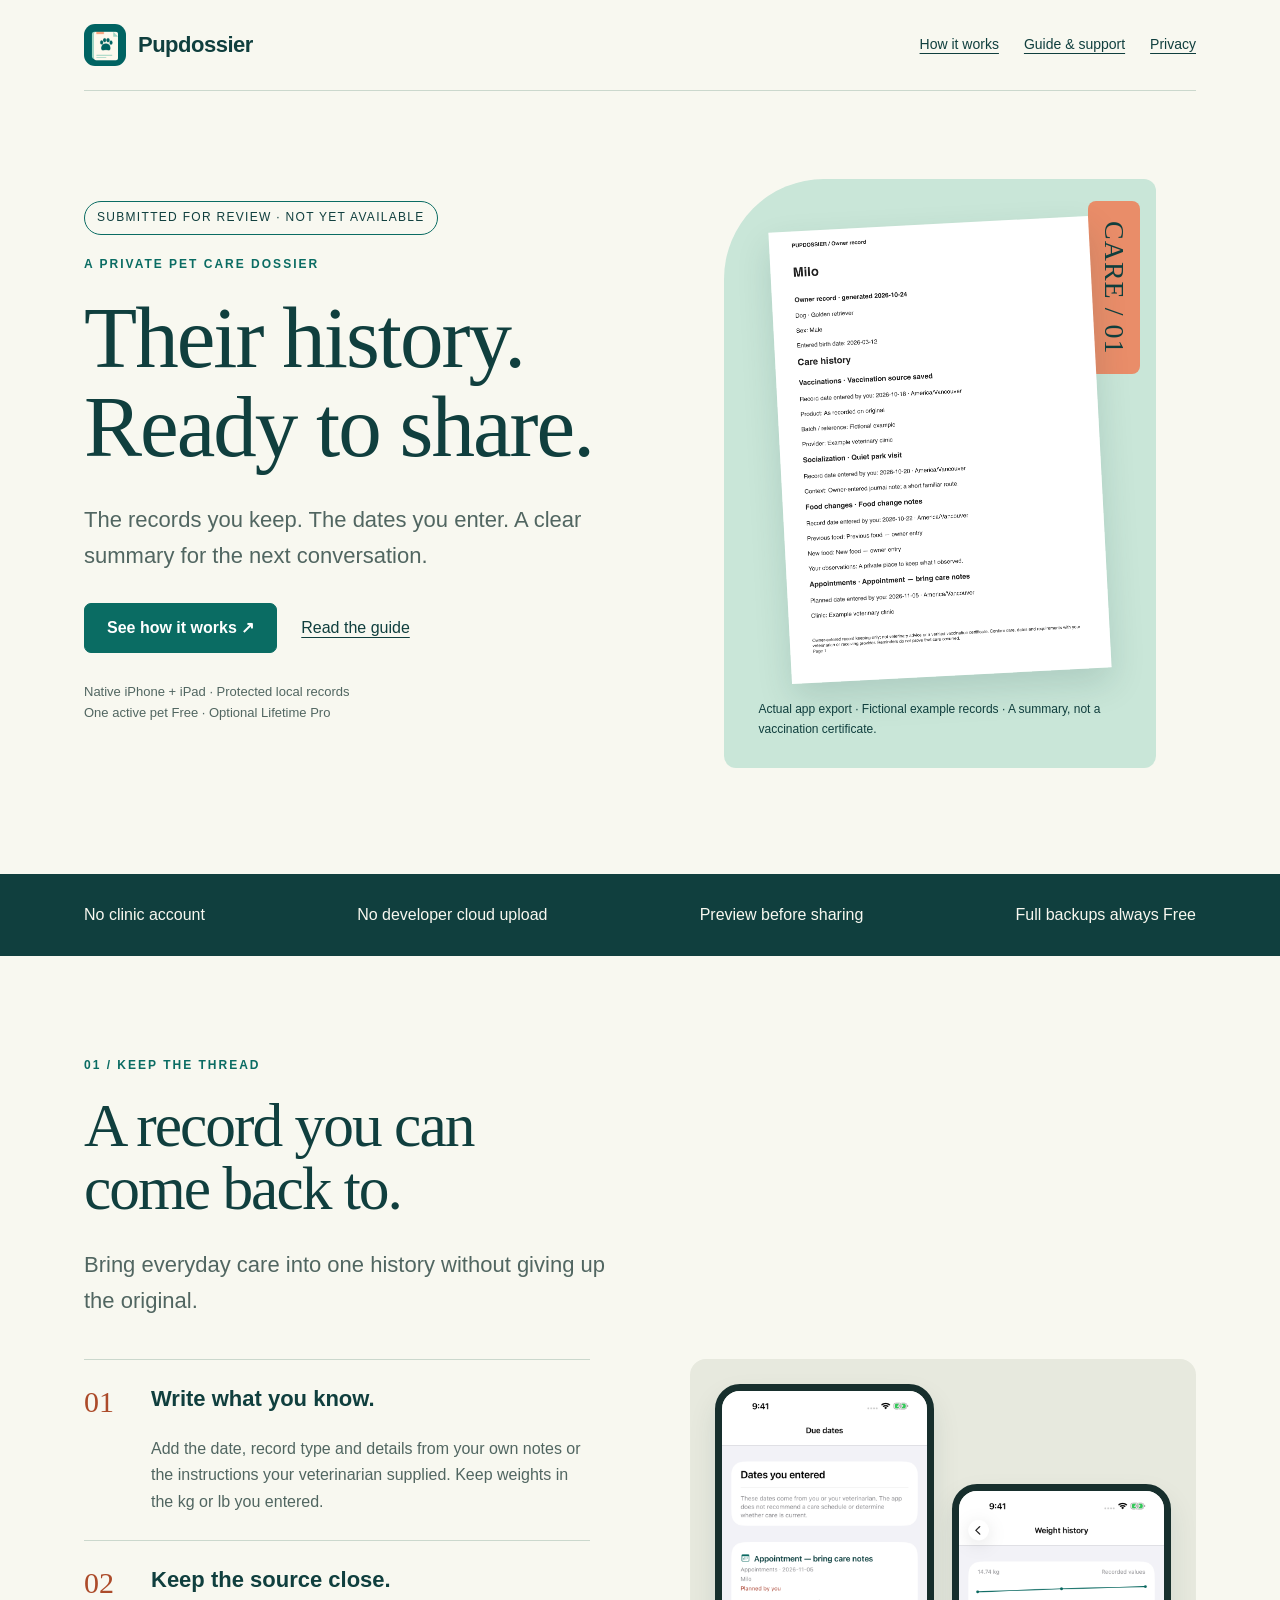
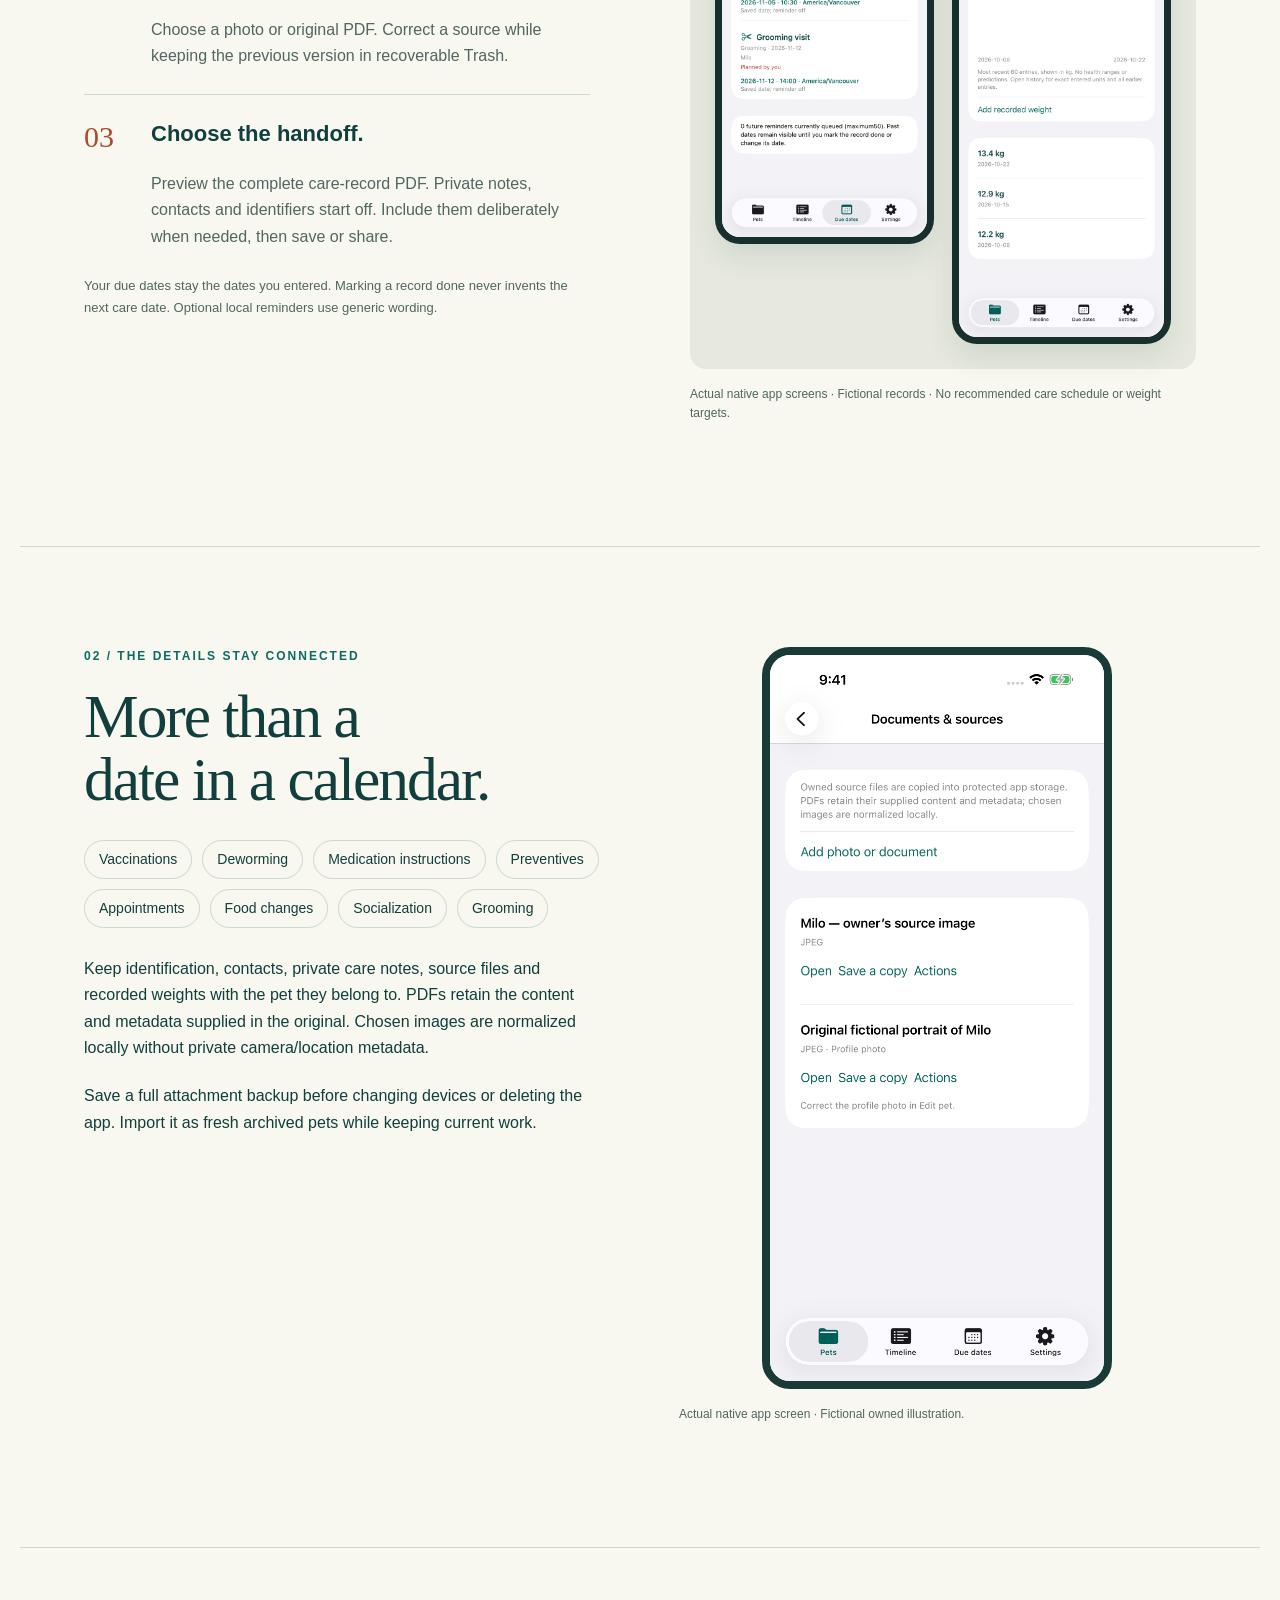
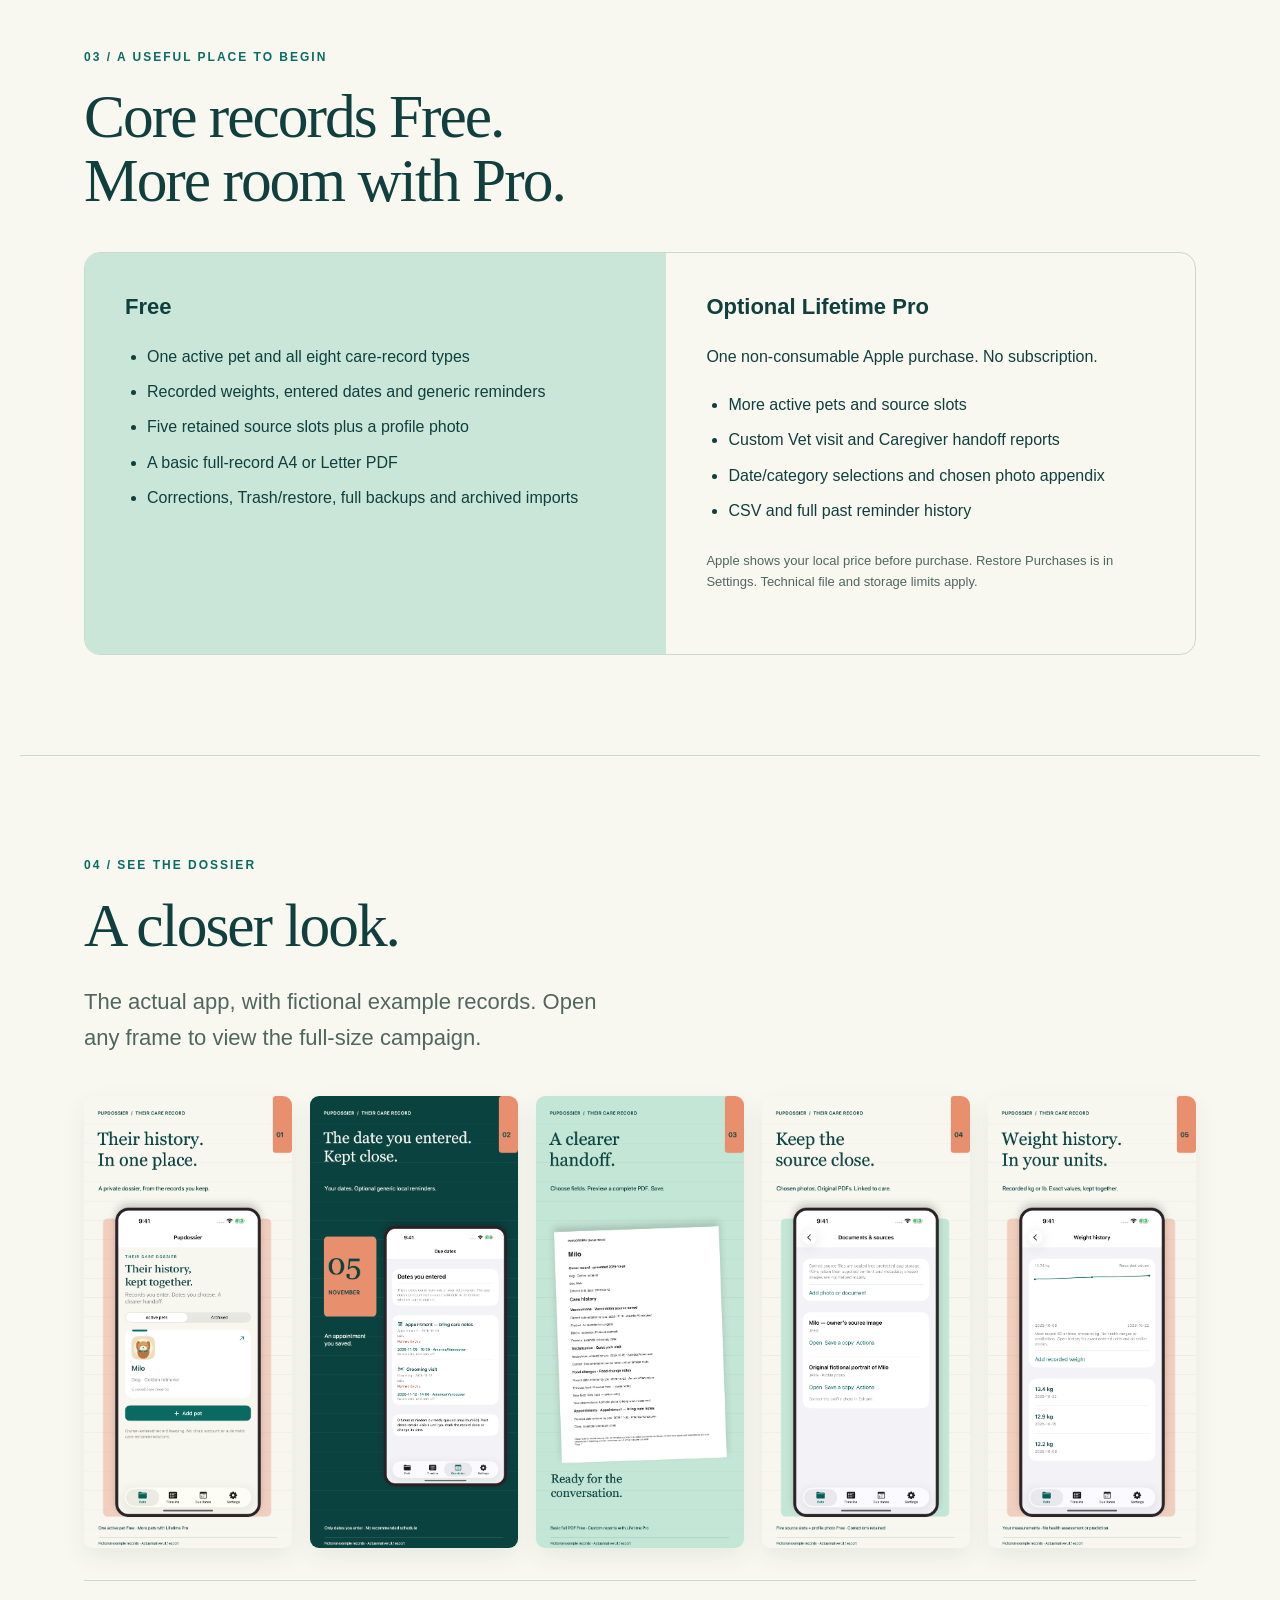
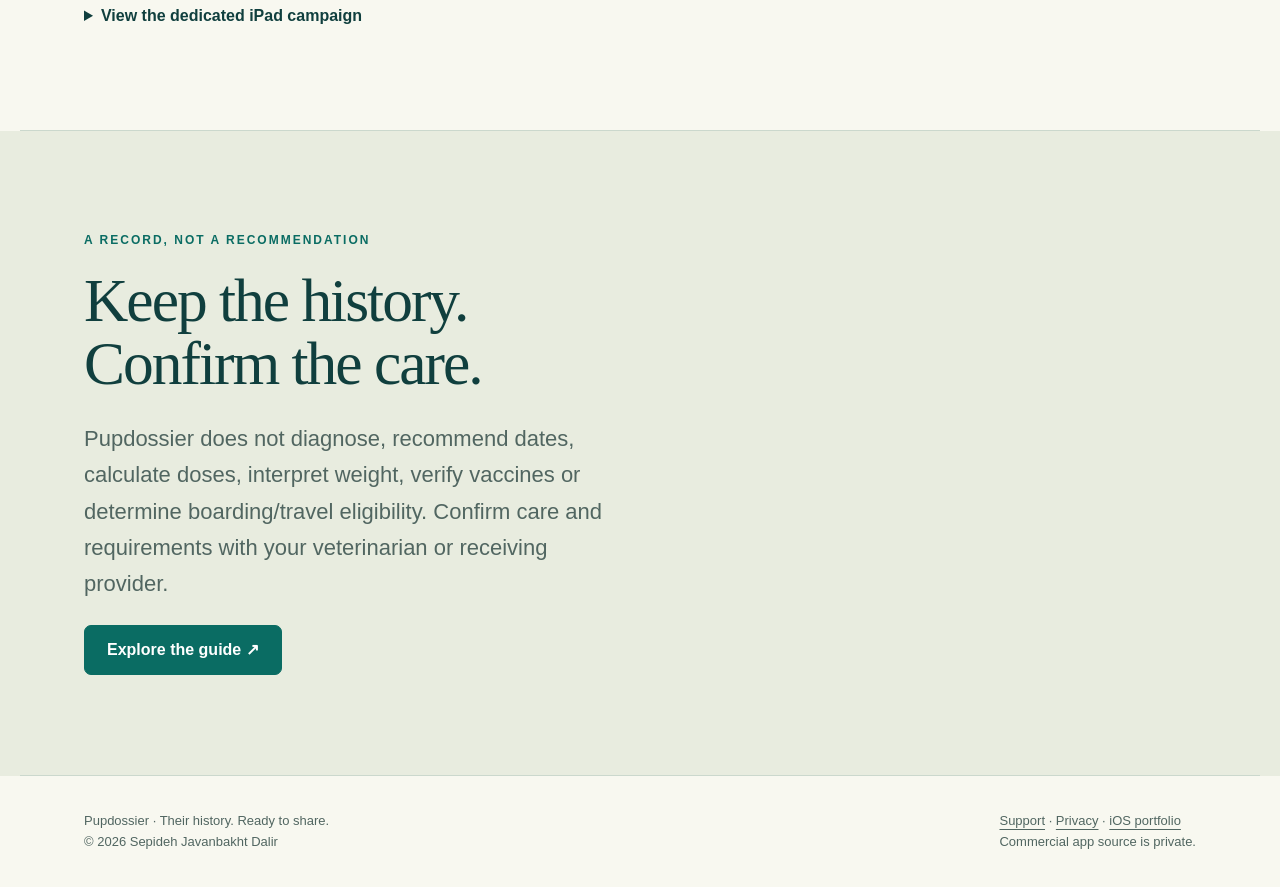
<file: index.html>
<!doctype html><html lang="en"><head><meta charset="utf-8"><meta name="viewport" content="width=device-width,initial-scale=1"><meta name="description" content="Private pet care records, original sources, entered dates and deliberate PDF handoffs for iPhone and iPad."><title>Pupdossier — Their history. Ready to share.</title><link rel="icon" href="assets/icon.png"><link rel="stylesheet" href="styles.css"></head><body><header class="wrap"><nav aria-label="Main navigation"><a class="brand" href="index.html"><img src="assets/icon.png" width="42" height="42" alt="">Pupdossier</a><div class="links"><a href="index.html#how">How it works</a><a href="support.html">Guide &amp; support</a><a href="privacy.html">Privacy</a></div></nav></header><main><section class="wrap hero"><div><span class="status">Submitted for review · Not yet available</span><p class="eyebrow">A private pet care dossier</p><h1>Their history.<br>Ready to share.</h1><p class="lead">The records you keep. The dates you enter. A clear summary for the next conversation.</p><div class="actions"><a class="button" href="#how">See how it works ↗</a><a href="support.html">Read the guide</a></div><p class="small">Native iPhone + iPad · Protected local records<br>One active pet Free · Optional Lifetime Pro</p></div><figure class="proof"><span class="index-tab">CARE / 01</span><img src="assets/care-summary.png" alt="Actual Pupdossier PDF for fictional pet Milo, with saved care history and a page footer."><figcaption>Actual app export · Fictional example records · A summary, not a vaccination certificate.</figcaption></figure></section><div class="strip"><div class="wrap"><span>No clinic account</span><span>No developer cloud upload</span><span>Preview before sharing</span><span>Full backups always Free</span></div></div><section class="wrap section" id="how"><div class="section-head"><p class="eyebrow">01 / Keep the thread</p><h2>A record you can<br>come back to.</h2><p class="lead">Bring everyday care into one history without giving up the original.</p></div><div class="tour-grid"><div><div class="step"><span class="number">01</span><div><h3>Write what you know.</h3><p>Add the date, record type and details from your own notes or the instructions your veterinarian supplied. Keep weights in the kg or lb you entered.</p></div></div><div class="step"><span class="number">02</span><div><h3>Keep the source close.</h3><p>Choose a photo or original PDF. Correct a source while keeping the previous version in recoverable Trash.</p></div></div><div class="step"><span class="number">03</span><div><h3>Choose the handoff.</h3><p>Preview the complete care-record PDF. Private notes, contacts and identifiers start off. Include them deliberately when needed, then save or share.</p></div></div><p class="small">Your due dates stay the dates you entered. Marking a record done never invents the next care date. Optional local reminders use generic wording.</p></div><div><div class="device-pair"><img src="assets/dates.png" alt="Actual Due dates screen showing two dates entered for fictional pet Milo."><img src="assets/weights.png" alt="Actual recorded-weight history showing three entered kg measurements, without clinical interpretation."></div><p class="note">Actual native app screens · Fictional records · No recommended care schedule or weight targets.</p></div></div></section><section class="wrap section"><div class="records"><div><p class="eyebrow">02 / The details stay connected</p><h2>More than a<br>date in a calendar.</h2><div class="record-types"><span>Vaccinations</span><span>Deworming</span><span>Medication instructions</span><span>Preventives</span><span>Appointments</span><span>Food changes</span><span>Socialization</span><span>Grooming</span></div><p>Keep identification, contacts, private care notes, source files and recorded weights with the pet they belong to. PDFs retain the content and metadata supplied in the original. Chosen images are normalized locally without private camera/location metadata.</p><p>Save a full attachment backup before changing devices or deleting the app. Import it as fresh archived pets while keeping current work.</p></div><div><img class="source-image" loading="lazy" src="assets/sources.png" alt="Actual Documents and sources screen with selected original image and a separate profile photo."><p class="note">Actual native app screen · Fictional owned illustration.</p></div></div></section><section class="wrap section"><div class="section-head"><p class="eyebrow">03 / A useful place to begin</p><h2>Core records Free.<br>More room with Pro.</h2></div><div class="choice"><div><h3>Free</h3><ul><li>One active pet and all eight care-record types</li><li>Recorded weights, entered dates and generic reminders</li><li>Five retained source slots plus a profile photo</li><li>A basic full-record A4 or Letter PDF</li><li>Corrections, Trash/restore, full backups and archived imports</li></ul></div><div><h3>Optional Lifetime Pro</h3><p>One non-consumable Apple purchase. No subscription.</p><ul><li>More active pets and source slots</li><li>Custom Vet visit and Caregiver handoff reports</li><li>Date/category selections and chosen photo appendix</li><li>CSV and full past reminder history</li></ul><p class="small">Apple shows your local price before purchase. Restore Purchases is in Settings. Technical file and storage limits apply.</p></div></div></section><section class="wrap section" id="campaign"><div class="section-head"><p class="eyebrow">04 / See the dossier</p><h2>A closer look.</h2><p class="lead">The actual app, with fictional example records. Open any frame to view the full-size campaign.</p></div><div class="campaign-grid"><a href="assets/campaign/iphone-01.png"><img loading="lazy" width="1206" height="2622" src="assets/campaign/iphone-01.png" alt="iPhone campaign: Their history. In one place."></a><a href="assets/campaign/iphone-02.png"><img loading="lazy" width="1206" height="2622" src="assets/campaign/iphone-02.png" alt="iPhone campaign: The dates you enter. Kept close."></a><a href="assets/campaign/iphone-03.png"><img loading="lazy" width="1206" height="2622" src="assets/campaign/iphone-03.png" alt="iPhone campaign: A clearer handoff."></a><a href="assets/campaign/iphone-04.png"><img loading="lazy" width="1206" height="2622" src="assets/campaign/iphone-04.png" alt="iPhone campaign: Keep the source close."></a><a href="assets/campaign/iphone-05.png"><img loading="lazy" width="1206" height="2622" src="assets/campaign/iphone-05.png" alt="iPhone campaign: Weight history. In your units."></a></div><details class="tablet-campaign"><summary>View the dedicated iPad campaign</summary><div class="campaign-grid tablet"><a href="assets/campaign/ipad-01.png"><img loading="lazy" width="2064" height="2752" src="assets/campaign/ipad-01.png" alt="iPad campaign: Their history. In one place."></a><a href="assets/campaign/ipad-02.png"><img loading="lazy" width="2064" height="2752" src="assets/campaign/ipad-02.png" alt="iPad campaign: The dates you enter. Kept close."></a><a href="assets/campaign/ipad-03.png"><img loading="lazy" width="2064" height="2752" src="assets/campaign/ipad-03.png" alt="iPad campaign: A clearer handoff."></a><a href="assets/campaign/ipad-04.png"><img loading="lazy" width="2064" height="2752" src="assets/campaign/ipad-04.png" alt="iPad campaign: Keep the source close."></a><a href="assets/campaign/ipad-05.png"><img loading="lazy" width="2064" height="2752" src="assets/campaign/ipad-05.png" alt="iPad campaign: Weight history. In your units."></a></div></details></section><section class="quiet"><div class="wrap section"><p class="eyebrow">A record, not a recommendation</p><h2>Keep the history.<br>Confirm the care.</h2><p class="lead">Pupdossier does not diagnose, recommend dates, calculate doses, interpret weight, verify vaccines or determine boarding/travel eligibility. Confirm care and requirements with your veterinarian or receiving provider.</p><a class="button" href="support.html">Explore the guide ↗</a></div></section></main><footer><div class="wrap"><span>Pupdossier · Their history. Ready to share.<br>© 2026 Sepideh Javanbakht Dalir</span><span><a href="support.html">Support</a> · <a href="privacy.html">Privacy</a> · <a href="https://github.com/sepidehdalir/ios-app-portfolio">iOS portfolio</a><br>Commercial app source is private.</span></div></footer></body></html>
</file>
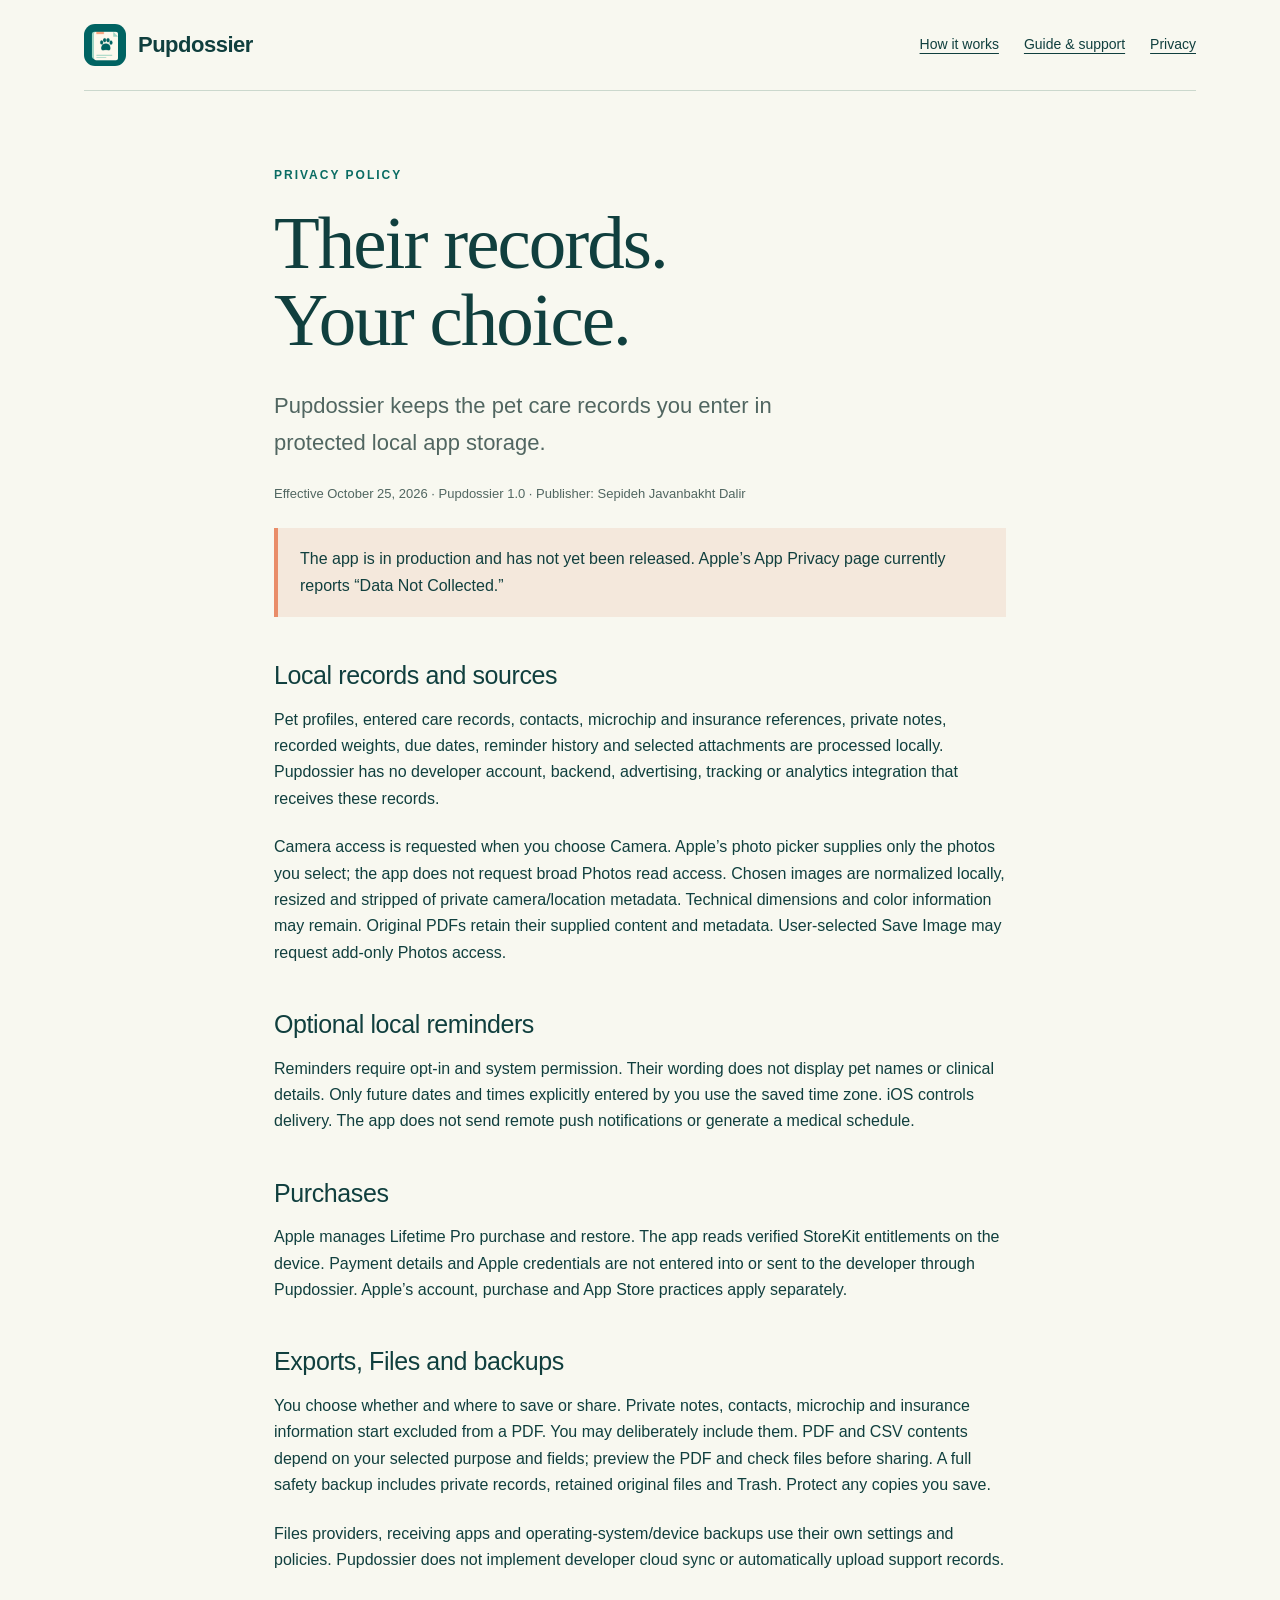
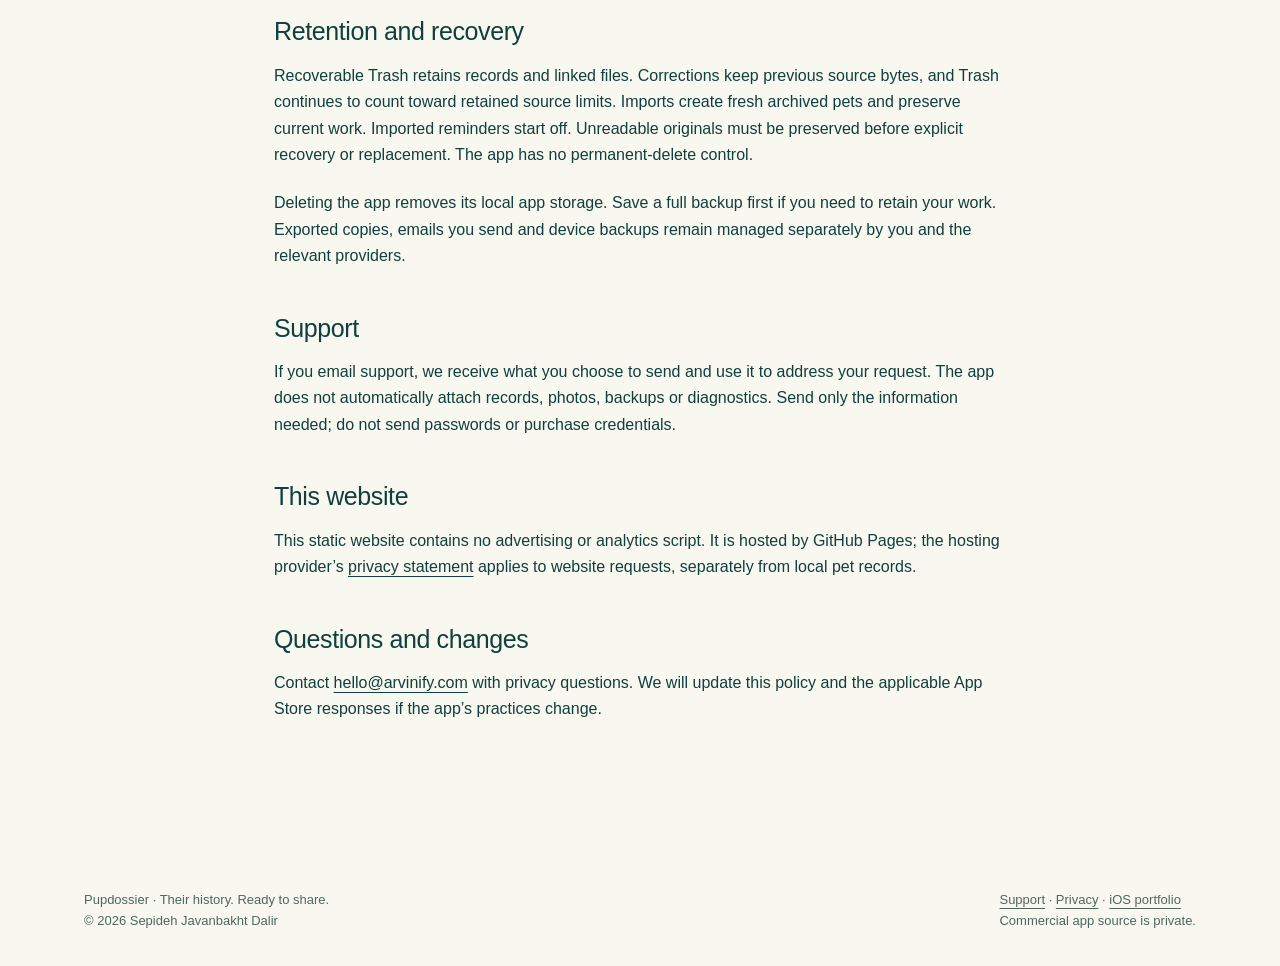
<file: privacy.html>
<!doctype html><html lang="en"><head><meta charset="utf-8"><meta name="viewport" content="width=device-width,initial-scale=1"><meta name="description" content="How Pupdossier handles local records, selected photos and PDFs, reminders, Apple purchases and deliberate exports."><title>Pupdossier — Privacy policy</title><link rel="icon" href="assets/icon.png"><link rel="stylesheet" href="styles.css"></head><body><header class="wrap"><nav aria-label="Main navigation"><a class="brand" href="index.html"><img src="assets/icon.png" width="42" height="42" alt="">Pupdossier</a><div class="links"><a href="index.html#how">How it works</a><a href="support.html">Guide &amp; support</a><a href="privacy.html">Privacy</a></div></nav></header><main class="document"><p class="eyebrow">Privacy policy</p><h1>Their records.<br>Your choice.</h1><p class="lead">Pupdossier keeps the pet care records you enter in protected local app storage.</p><p class="small">Effective October 25, 2026 · Pupdossier 1.0 · Publisher: Sepideh Javanbakht Dalir</p><div class="notice">The app is in production and has not yet been released. Apple’s App Privacy page currently reports “Data Not Collected.”</div><h2>Local records and sources</h2><p>Pet profiles, entered care records, contacts, microchip and insurance references, private notes, recorded weights, due dates, reminder history and selected attachments are processed locally. Pupdossier has no developer account, backend, advertising, tracking or analytics integration that receives these records.</p><p>Camera access is requested when you choose Camera. Apple’s photo picker supplies only the photos you select; the app does not request broad Photos read access. Chosen images are normalized locally, resized and stripped of private camera/location metadata. Technical dimensions and color information may remain. Original PDFs retain their supplied content and metadata. User-selected Save Image may request add-only Photos access.</p><h2>Optional local reminders</h2><p>Reminders require opt-in and system permission. Their wording does not display pet names or clinical details. Only future dates and times explicitly entered by you use the saved time zone. iOS controls delivery. The app does not send remote push notifications or generate a medical schedule.</p><h2>Purchases</h2><p>Apple manages Lifetime Pro purchase and restore. The app reads verified StoreKit entitlements on the device. Payment details and Apple credentials are not entered into or sent to the developer through Pupdossier. Apple’s account, purchase and App Store practices apply separately.</p><h2>Exports, Files and backups</h2><p>You choose whether and where to save or share. Private notes, contacts, microchip and insurance information start excluded from a PDF. You may deliberately include them. PDF and CSV contents depend on your selected purpose and fields; preview the PDF and check files before sharing. A full safety backup includes private records, retained original files and Trash. Protect any copies you save.</p><p>Files providers, receiving apps and operating-system/device backups use their own settings and policies. Pupdossier does not implement developer cloud sync or automatically upload support records.</p><h2>Retention and recovery</h2><p>Recoverable Trash retains records and linked files. Corrections keep previous source bytes, and Trash continues to count toward retained source limits. Imports create fresh archived pets and preserve current work. Imported reminders start off. Unreadable originals must be preserved before explicit recovery or replacement. The app has no permanent-delete control.</p><p>Deleting the app removes its local app storage. Save a full backup first if you need to retain your work. Exported copies, emails you send and device backups remain managed separately by you and the relevant providers.</p><h2>Support</h2><p>If you email support, we receive what you choose to send and use it to address your request. The app does not automatically attach records, photos, backups or diagnostics. Send only the information needed; do not send passwords or purchase credentials.</p><h2>This website</h2><p>This static website contains no advertising or analytics script. It is hosted by GitHub Pages; the hosting provider’s <a href="https://docs.github.com/en/site-policy/privacy-policies/github-general-privacy-statement">privacy statement</a> applies to website requests, separately from local pet records.</p><h2>Questions and changes</h2><p>Contact <a href="mailto:hello@arvinify.com">hello@arvinify.com</a> with privacy questions. We will update this policy and the applicable App Store responses if the app’s practices change.</p></main><footer><div class="wrap"><span>Pupdossier · Their history. Ready to share.<br>© 2026 Sepideh Javanbakht Dalir</span><span><a href="support.html">Support</a> · <a href="privacy.html">Privacy</a> · <a href="https://github.com/sepidehdalir/ios-app-portfolio">iOS portfolio</a><br>Commercial app source is private.</span></div></footer></body></html>
</file>
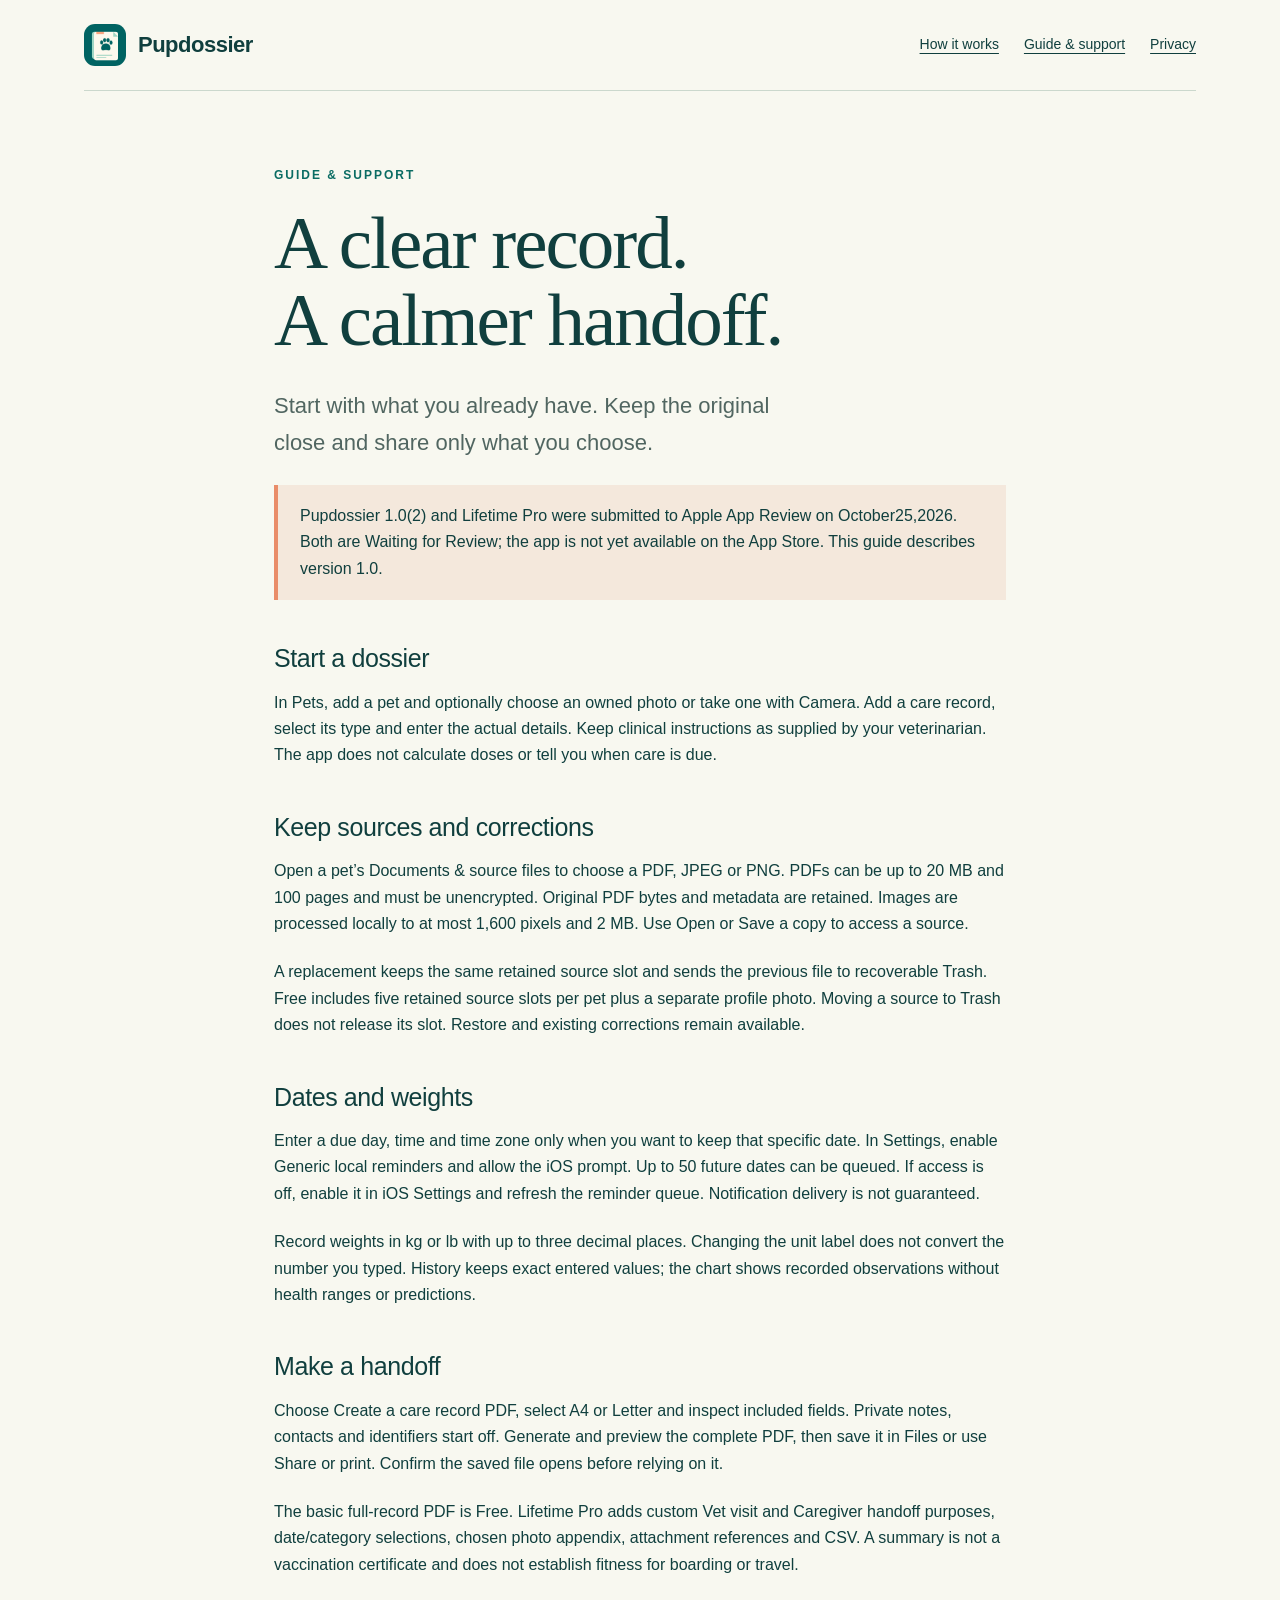
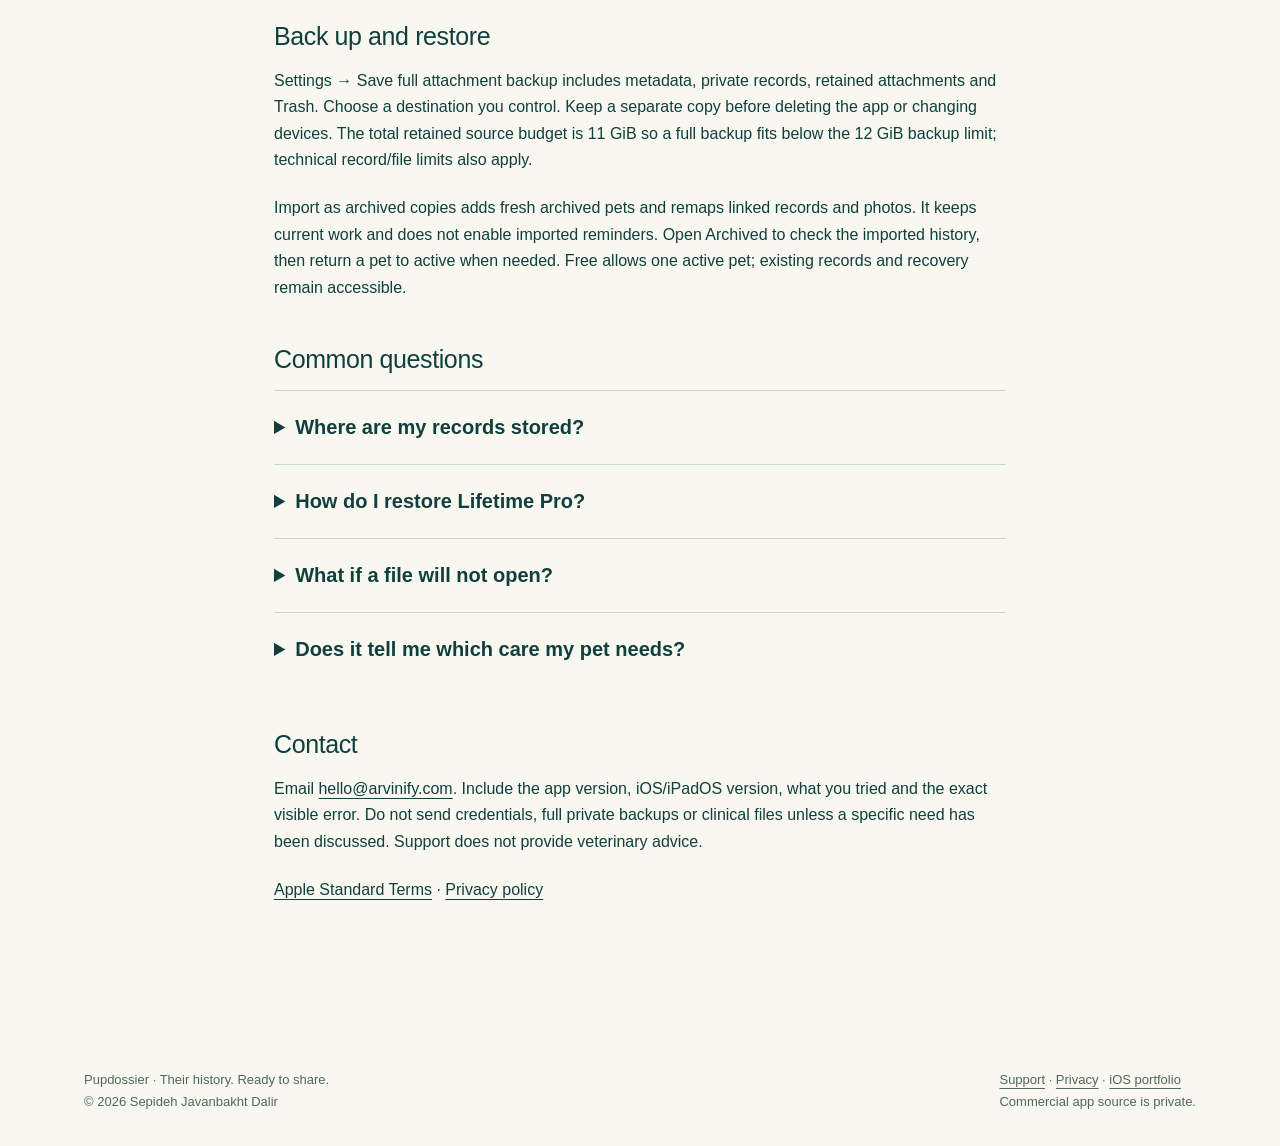
<file: support.html>
<!doctype html><html lang="en"><head><meta charset="utf-8"><meta name="viewport" content="width=device-width,initial-scale=1"><meta name="description" content="Learn to keep pet records, original sources, entered dates, deliberate PDFs and full backups in Pupdossier."><title>Pupdossier — Guide and support</title><link rel="icon" href="assets/icon.png"><link rel="stylesheet" href="styles.css"></head><body><header class="wrap"><nav aria-label="Main navigation"><a class="brand" href="index.html"><img src="assets/icon.png" width="42" height="42" alt="">Pupdossier</a><div class="links"><a href="index.html#how">How it works</a><a href="support.html">Guide &amp; support</a><a href="privacy.html">Privacy</a></div></nav></header><main class="document"><p class="eyebrow">Guide &amp; support</p><h1>A clear record.<br>A calmer handoff.</h1><p class="lead">Start with what you already have. Keep the original close and share only what you choose.</p><div class="notice">Pupdossier 1.0(2) and Lifetime Pro were submitted to Apple App Review on October25,2026. Both are Waiting for Review; the app is not yet available on the App Store. This guide describes version 1.0.</div><h2>Start a dossier</h2><p>In Pets, add a pet and optionally choose an owned photo or take one with Camera. Add a care record, select its type and enter the actual details. Keep clinical instructions as supplied by your veterinarian. The app does not calculate doses or tell you when care is due.</p><h2>Keep sources and corrections</h2><p>Open a pet’s Documents &amp; source files to choose a PDF, JPEG or PNG. PDFs can be up to 20 MB and 100 pages and must be unencrypted. Original PDF bytes and metadata are retained. Images are processed locally to at most 1,600 pixels and 2 MB. Use Open or Save a copy to access a source.</p><p>A replacement keeps the same retained source slot and sends the previous file to recoverable Trash. Free includes five retained source slots per pet plus a separate profile photo. Moving a source to Trash does not release its slot. Restore and existing corrections remain available.</p><h2>Dates and weights</h2><p>Enter a due day, time and time zone only when you want to keep that specific date. In Settings, enable Generic local reminders and allow the iOS prompt. Up to 50 future dates can be queued. If access is off, enable it in iOS Settings and refresh the reminder queue. Notification delivery is not guaranteed.</p><p>Record weights in kg or lb with up to three decimal places. Changing the unit label does not convert the number you typed. History keeps exact entered values; the chart shows recorded observations without health ranges or predictions.</p><h2>Make a handoff</h2><p>Choose Create a care record PDF, select A4 or Letter and inspect included fields. Private notes, contacts and identifiers start off. Generate and preview the complete PDF, then save it in Files or use Share or print. Confirm the saved file opens before relying on it.</p><p>The basic full-record PDF is Free. Lifetime Pro adds custom Vet visit and Caregiver handoff purposes, date/category selections, chosen photo appendix, attachment references and CSV. A summary is not a vaccination certificate and does not establish fitness for boarding or travel.</p><h2>Back up and restore</h2><p>Settings → Save full attachment backup includes metadata, private records, retained attachments and Trash. Choose a destination you control. Keep a separate copy before deleting the app or changing devices. The total retained source budget is 11 GiB so a full backup fits below the 12 GiB backup limit; technical record/file limits also apply.</p><p>Import as archived copies adds fresh archived pets and remaps linked records and photos. It keeps current work and does not enable imported reminders. Open Archived to check the imported history, then return a pet to active when needed. Free allows one active pet; existing records and recovery remain accessible.</p><h2>Common questions</h2><details><summary>Where are my records stored?</summary><p>In protected local app storage. There is no developer account or cloud-sync backend. Device backups, Files providers and receiving apps have separate policies. See the privacy policy for details.</p></details><details><summary>How do I restore Lifetime Pro?</summary><p>Use Settings → Restore Purchases with the Apple account used for the purchase. Apple manages purchases. Check the local price before confirming any purchase. If a restore fails, preserve your records and send support the visible error without credentials.</p></details><details><summary>What if a file will not open?</summary><p>Keep the source and a full backup. Check its type, encryption, size and whether the Files provider has downloaded it. Unsupported or damaged files are rejected rather than silently replacing saved data. An unreadable library offers explicit preservation and recovery; preserve the original first.</p></details><details><summary>Does it tell me which care my pet needs?</summary><p>No. It records your entries and dates. Confirm care, doses, requirements and certificate validity with your veterinarian or receiving provider.</p></details><h2>Contact</h2><p>Email <a href="mailto:hello@arvinify.com?subject=Pupdossier%20support">hello@arvinify.com</a>. Include the app version, iOS/iPadOS version, what you tried and the exact visible error. Do not send credentials, full private backups or clinical files unless a specific need has been discussed. Support does not provide veterinary advice.</p><p><a href="https://www.apple.com/legal/internet-services/itunes/dev/stdeula/">Apple Standard Terms</a> · <a href="privacy.html">Privacy policy</a></p></main><footer><div class="wrap"><span>Pupdossier · Their history. Ready to share.<br>© 2026 Sepideh Javanbakht Dalir</span><span><a href="support.html">Support</a> · <a href="privacy.html">Privacy</a> · <a href="https://github.com/sepidehdalir/ios-app-portfolio">iOS portfolio</a><br>Commercial app source is private.</span></div></footer></body></html>
</file>
<file: styles.css>
@charset "UTF-8";:root{--paper:#f8f8f0;--ink:#103f3e;--teal:#0a6c63;--mint:#c9e6d8;--coral:#e98d69;--line:#cbd8cd;--muted:#516661}*{box-sizing:border-box}html{scroll-behavior:smooth}body{margin:0;background:var(--paper);color:var(--ink);font-family:ui-sans-serif,-apple-system,BlinkMacSystemFont,"Segoe UI",sans-serif;line-height:1.65}a{color:inherit;text-underline-offset:4px}a:focus-visible,button:focus-visible,summary:focus-visible{outline:3px solid #b55332;outline-offset:5px}.wrap{max-width:1240px;margin:auto;padding:0 5vw}nav{display:flex;align-items:center;justify-content:space-between;gap:24px;padding-top:24px;padding-bottom:24px;border-bottom:1px solid var(--line)}.brand{display:flex;align-items:center;gap:12px;font-size:22px;font-weight:750;text-decoration:none;letter-spacing:-.5px}.brand img{border-radius:11px}nav .links{display:flex;gap:25px;flex-wrap:wrap;font-size:14px}.status{font-size:12px;letter-spacing:1.3px;text-transform:uppercase;display:inline-block;border:1px solid var(--teal);border-radius:30px;padding:6px 12px;margin-bottom:20px}.eyebrow{font-size:12px;font-weight:750;letter-spacing:2px;text-transform:uppercase;color:var(--teal);margin:0 0 18px}h1,h2,h3,p{margin-top:0}h1,h2{font-family:Georgia,"Times New Roman",serif;font-weight:500;line-height:1.03;letter-spacing:-2px}h1{font-size:clamp(58px,6.8vw,98px);margin-bottom:30px}h2{font-size:clamp(40px,4.8vw,64px);margin-bottom:26px}h3{font-size:22px;line-height:1.3}p{margin-bottom:22px}.lead{font-size:clamp(18px,2vw,22px);max-width:550px;color:var(--muted)}.hero{display:grid;grid-template-columns:1fr 1fr;gap:8%;padding-top:72px;padding-bottom:90px;align-items:center}.button{display:inline-flex;align-items:center;justify-content:center;min-height:48px;padding:11px 22px;border-radius:7px;background:var(--teal);color:white;font-weight:650;text-decoration:none;border:1px solid var(--teal)}.actions{display:flex;align-items:center;gap:24px;flex-wrap:wrap;margin:28px 0}.small{font-size:13px;color:var(--muted)}.proof{background:var(--mint);border-radius:100px 12px 12px 12px;padding:45px 34px 28px;position:relative}.proof img{display:block;width:88%;margin:0 auto;box-shadow:0 15px 34px #103f3e25;transform:rotate(-3deg)}.proof figcaption{font-size:12px;margin:24px 0 0}.index-tab{position:absolute;top:22px;right:16px;background:var(--coral);font:28px Georgia,serif;letter-spacing:1px;writing-mode:vertical-rl;border-radius:8px;padding:20px 10px}.strip{background:var(--ink);color:var(--paper);padding:28px 0}.strip .wrap{display:flex;justify-content:space-between;gap:25px;flex-wrap:wrap}.strip span{font-size:16px}.section{padding-top:100px;padding-bottom:100px;border-bottom:1px solid var(--line)}.section-head{max-width:700px;margin-bottom:40px}.tour-grid{display:grid;grid-template-columns:1fr 1fr;gap:9%;align-items:start}.step{display:grid;grid-template-columns:52px 1fr;gap:15px;padding:25px 0;border-top:1px solid var(--line)}.step .number{font:30px Georgia,serif;color:#ac4b2a}.step p{color:var(--muted);margin-bottom:0}.device-pair{display:flex;gap:18px;align-items:flex-start;padding:25px;background:#e7e9de;border-radius:16px}.device-pair img{width:calc(50% - 9px);border:7px solid #172f2d;border-radius:25px;box-shadow:0 14px 28px #103f3e1a}.device-pair img:nth-child(2){margin-top:100px}.note{margin-top:16px;font-size:12px;color:var(--muted)}.records{display:grid;grid-template-columns:1fr 1fr;gap:7%;align-items:start}.source-image{max-width:350px;width:100%;border:8px solid #193a37;border-radius:28px;display:block;margin:auto}.record-types{display:flex;gap:10px;flex-wrap:wrap;margin:28px 0}.record-types span{border:1px solid var(--line);border-radius:30px;padding:7px 14px;font-size:14px}.choice{display:grid;grid-template-columns:1.1fr 1fr;gap:0;margin-top:35px;border:1px solid var(--line);border-radius:16px;overflow:hidden}.choice>div{padding:40px}.choice>div:first-child{background:var(--mint)}ul{padding-left:22px}li{padding-bottom:9px}.quiet{background:#e8ecdf}.document{max-width:860px;padding:75px 5vw 110px;margin:auto}.document h1{font-size:clamp(48px,6vw,75px)}.document h2{font-family:inherit;font-size:25px;letter-spacing:-.4px;line-height:1.3;margin:42px 0 15px}.notice{border-left:4px solid var(--coral);padding:18px 22px;background:#f4e8dc;margin:24px 0}.document details{border-top:1px solid var(--line);padding:20px 0}.document summary{cursor:pointer;font-size:20px;font-weight:650}.document details p{margin:18px 0 0}footer{padding:34px 0;font-size:13px;color:var(--muted)}footer .wrap{display:flex;justify-content:space-between;gap:30px;flex-wrap:wrap}@media(max-width:760px){.hero,.tour-grid,.records,.choice{grid-template-columns:1fr}.hero{gap:35px;padding-top:42px;padding-bottom:50px}.proof{margin:0}.proof img{max-height:620px;width:auto;max-width:90%}.section{padding-top:60px;padding-bottom:60px}.device-pair{margin-top:28px}.source-image{margin-top:30px;max-width:310px}nav{align-items:flex-start;flex-wrap:wrap}.links{gap:16px!important}.strip .wrap{gap:12px}.choice>div{padding:28px}h1,h2{letter-spacing:-1.6px}}@media(prefers-reduced-motion:reduce){html{scroll-behavior:auto}}
.campaign-grid{display:grid;grid-template-columns:repeat(5,minmax(0,1fr));gap:18px}.campaign-grid a{display:block}.campaign-grid img{display:block;width:100%;height:auto;border-radius:9px;box-shadow:0 9px 24px #103f3e12}.tablet-campaign{margin-top:32px;border-top:1px solid var(--line);padding-top:22px}.tablet-campaign summary{cursor:pointer;font-weight:650}.tablet-campaign .campaign-grid{margin-top:24px}.campaign-grid.tablet{grid-template-columns:repeat(3,minmax(0,1fr))}@media(max-width:760px){.campaign-grid,.campaign-grid.tablet{grid-template-columns:repeat(2,minmax(0,1fr));gap:14px}}
</file>
